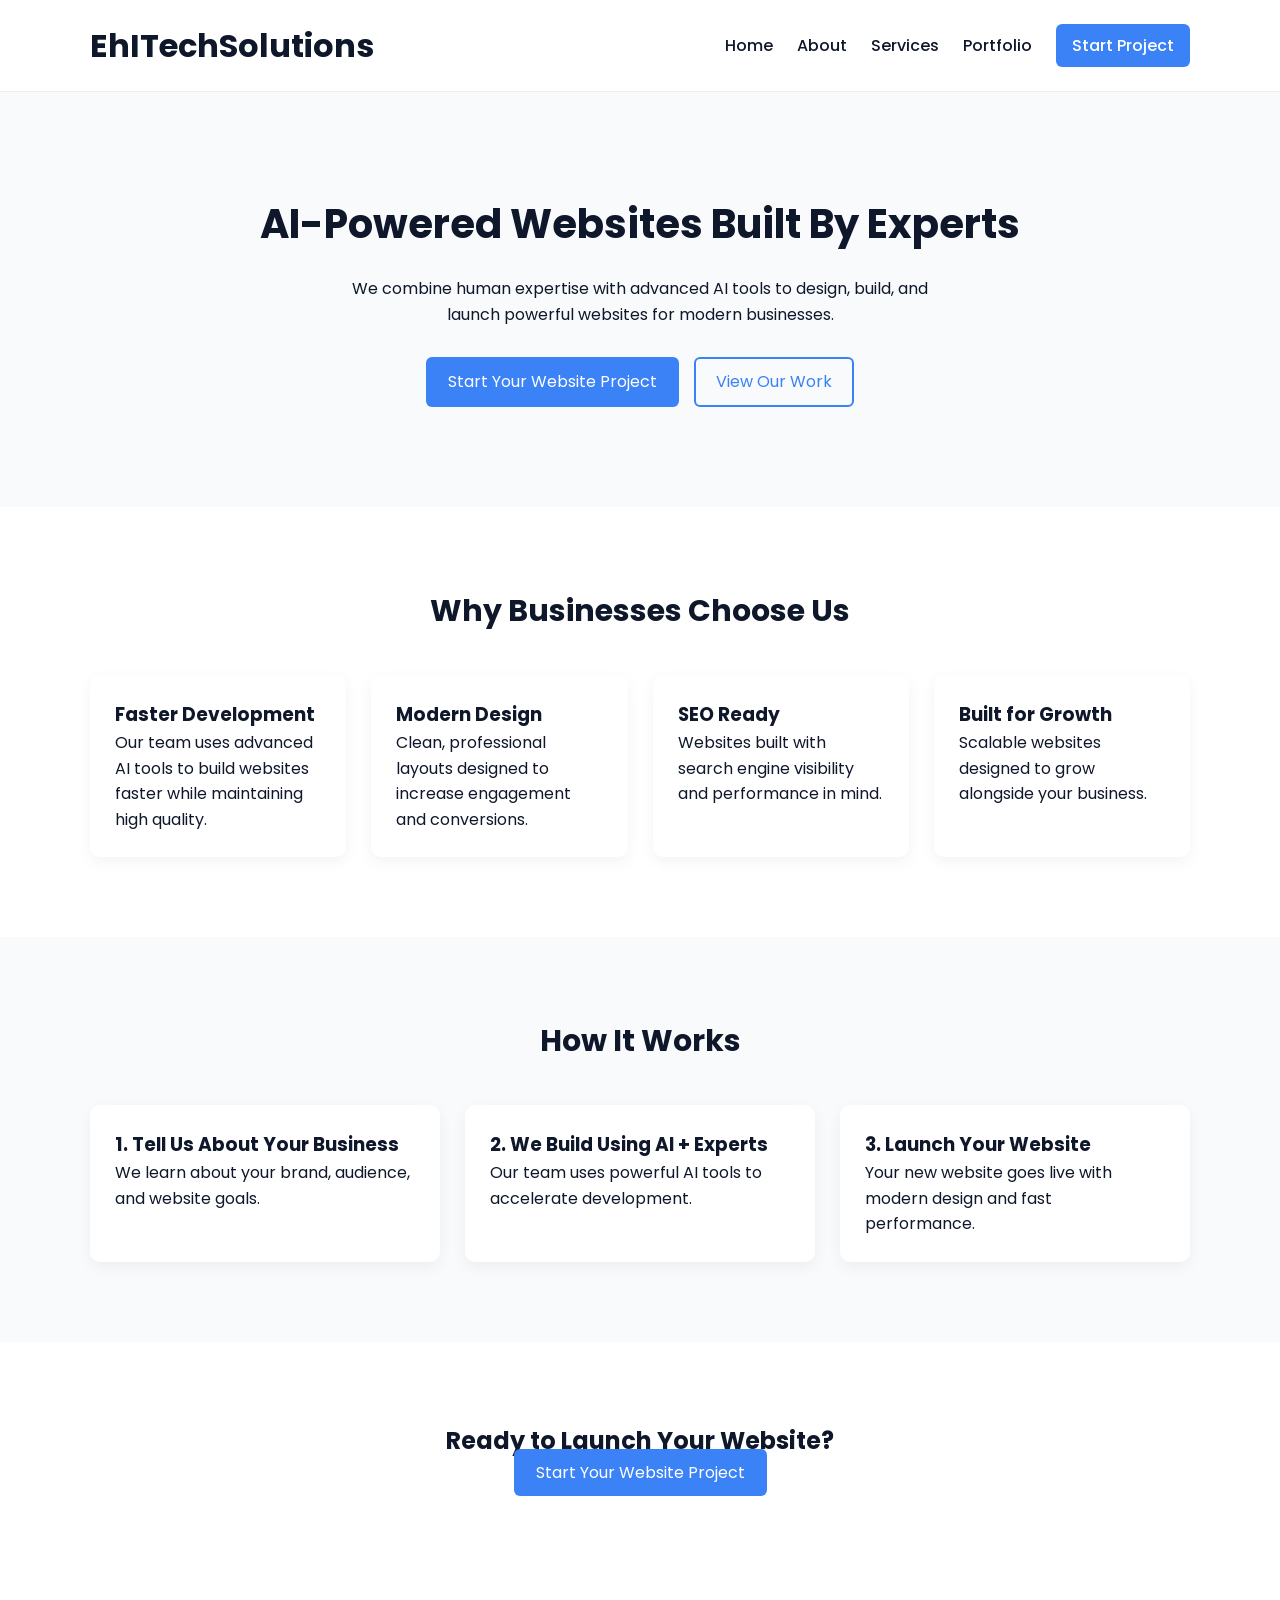
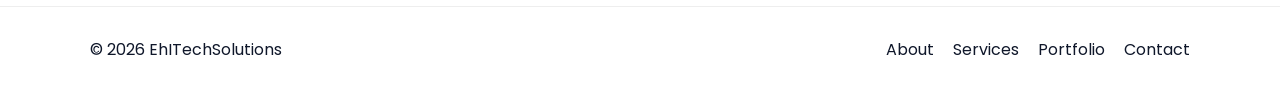
<file: index.html>
<!DOCTYPE html>
<html lang="en">
<head>
<meta charset="UTF-8">
<meta name="viewport" content="width=device-width, initial-scale=1.0">

<title>EhITechSolutions | AI Powered Website Development</title>

<!-- GOOGLE SITE VERIFICATION -->
<meta name="google-site-verification" content="rRgn2Kw4iQZXZFC40R7hwQ-cOAu5F0mPPNaeo92e38M" />

<link rel="stylesheet" href="css/styles.css">

<link href="https://fonts.googleapis.com/css2?family=Poppins:wght@400;600;700&display=swap" rel="stylesheet">
</head>

<body>

<header>
<div class="container nav">

<h1 class="logo">EhITechSolutions</h1>

<nav>
<a href="index.html">Home</a>
<a href="about.html">About</a>
<a href="services.html">Services</a>
<a href="portfolio.html">Portfolio</a>
<a href="contact.html" class="cta">Start Project</a>
</nav>

</div>
</header>


<section class="hero">

<div class="container hero-content">

<h2>AI-Powered Websites Built By Experts</h2>

<p>
We combine human expertise with advanced AI tools to design,
build, and launch powerful websites for modern businesses.
</p>

<div class="buttons">
<a href="contact.html" class="btn">Start Your Website Project</a>
<a href="portfolio.html" class="btn-outline">View Our Work</a>
</div>

</div>

</section>


<section class="features">

<div class="container">

<h2 class="section-title">Why Businesses Choose Us</h2>

<div class="grid">

<div class="card">
<h3>Faster Development</h3>
<p>Our team uses advanced AI tools to build websites faster while maintaining high quality.</p>
</div>

<div class="card">
<h3>Modern Design</h3>
<p>Clean, professional layouts designed to increase engagement and conversions.</p>
</div>

<div class="card">
<h3>SEO Ready</h3>
<p>Websites built with search engine visibility and performance in mind.</p>
</div>

<div class="card">
<h3>Built for Growth</h3>
<p>Scalable websites designed to grow alongside your business.</p>
</div>

</div>

</div>

</section>


<section class="process">

<div class="container">

<h2 class="section-title">How It Works</h2>

<div class="grid">

<div class="step">
<h3>1. Tell Us About Your Business</h3>
<p>We learn about your brand, audience, and website goals.</p>
</div>

<div class="step">
<h3>2. We Build Using AI + Experts</h3>
<p>Our team uses powerful AI tools to accelerate development.</p>
</div>

<div class="step">
<h3>3. Launch Your Website</h3>
<p>Your new website goes live with modern design and fast performance.</p>
</div>

</div>

</div>

</section>


<section class="cta-section">

<div class="container">

<h2>Ready to Launch Your Website?</h2>

<a href="contact.html" class="btn">Start Your Website Project</a>

</div>

</section>


<footer>

<div class="container footer">

<p>© 2026 EhITechSolutions</p>

<div class="footer-links">
<a href="about.html">About</a>
<a href="services.html">Services</a>
<a href="portfolio.html">Portfolio</a>
<a href="contact.html">Contact</a>
</div>

</div>

</footer>

<script src="js/script.js"></script>

</body>
</html>
</file>
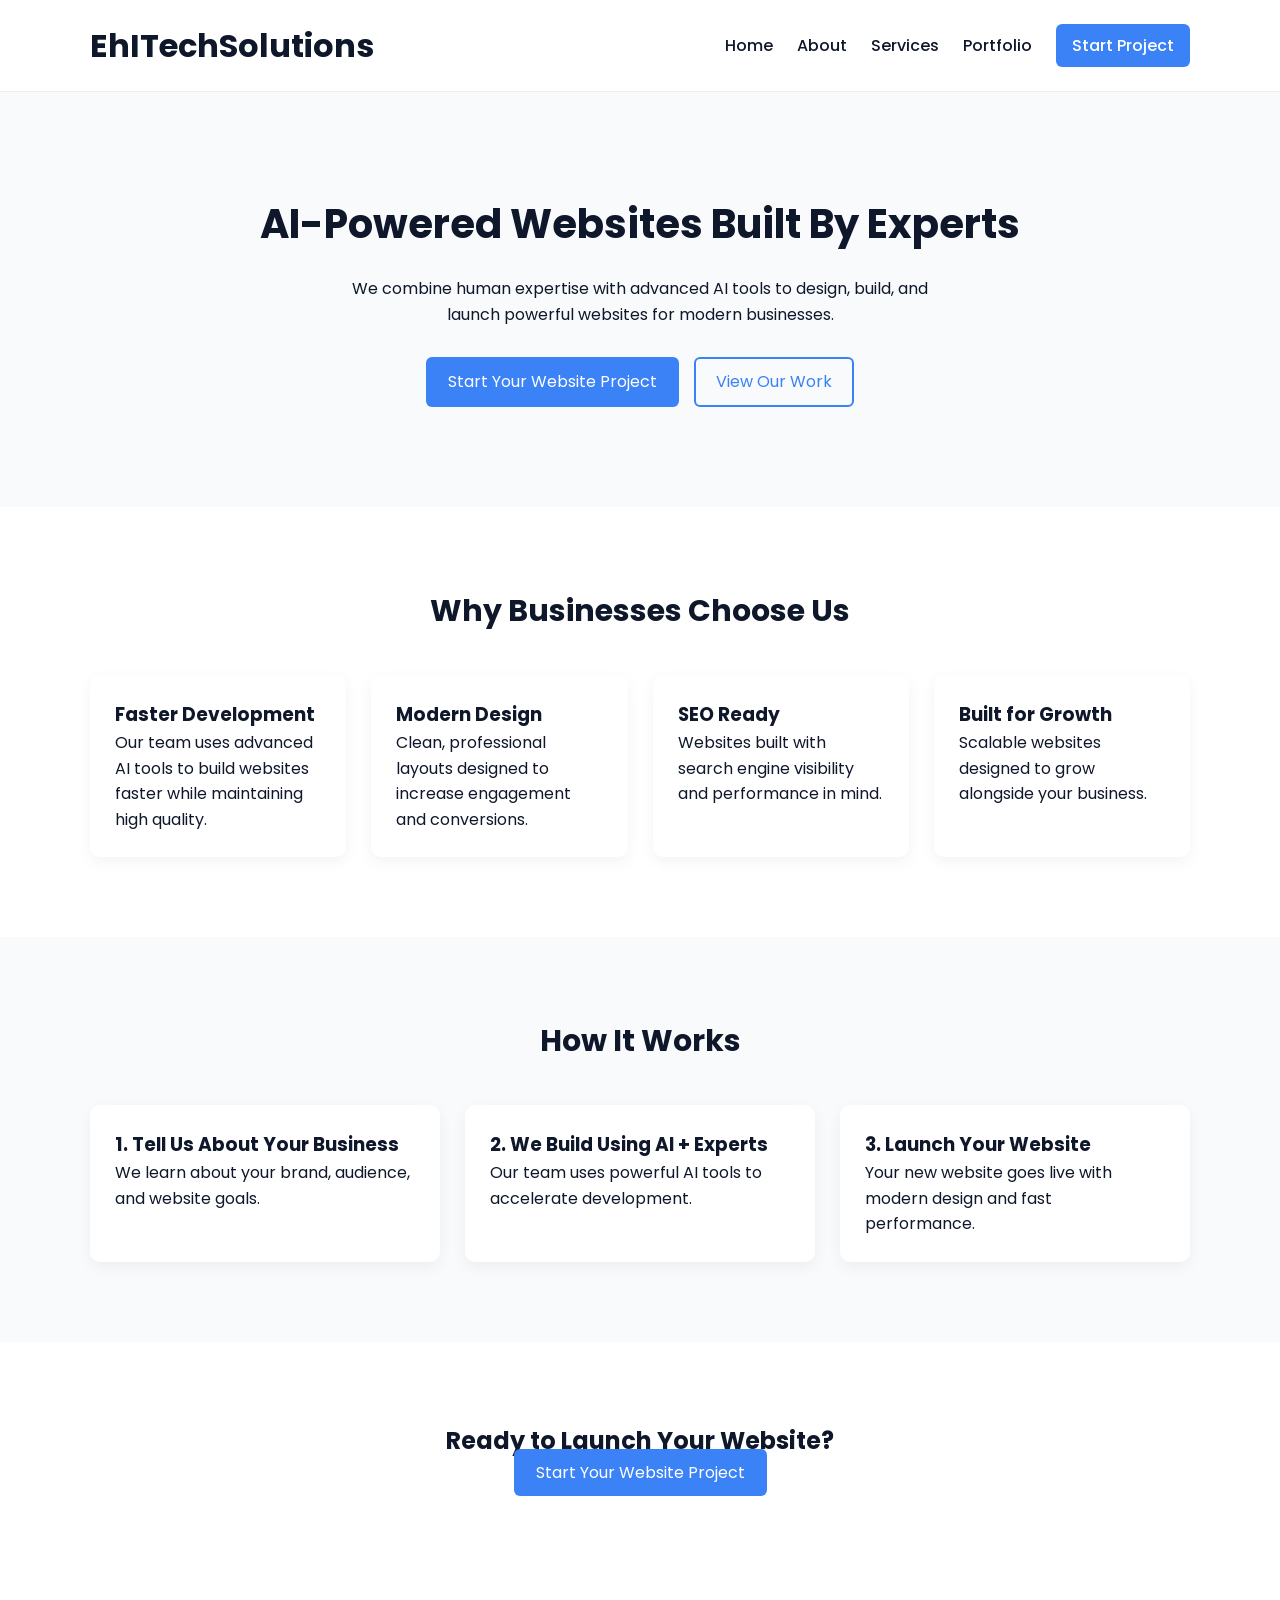
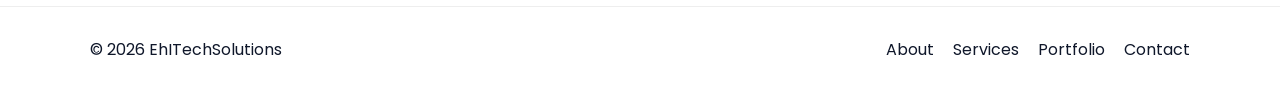
<file: about.html>
<!DOCTYPE html>
<html lang="en">
<head>
<meta charset="UTF-8">
<meta name="viewport" content="width=device-width, initial-scale=1.0">

<title>EhITechSolutions | AI Powered Website Development</title>

<link rel="stylesheet" href="css/styles.css">

<link href="https://fonts.googleapis.com/css2?family=Poppins:wght@400;600;700&display=swap" rel="stylesheet">
</head>

<body>

<header>
<div class="container nav">

<h1 class="logo">EhITechSolutions</h1>

<nav>
<a href="index.html">Home</a>
<a href="about.html">About</a>
<a href="services.html">Services</a>
<a href="portfolio.html">Portfolio</a>
<a href="contact.html" class="cta">Start Project</a>
</nav>

</div>
</header>


<section class="hero">

<div class="container hero-content">

<h2>AI-Powered Websites Built By Experts</h2>

<p>
We combine human expertise with advanced AI tools to design,
build, and launch powerful websites for modern businesses.
</p>

<div class="buttons">
<a href="contact.html" class="btn">Start Your Website Project</a>
<a href="portfolio.html" class="btn-outline">View Our Work</a>
</div>

</div>

</section>


<section class="features">

<div class="container">

<h2 class="section-title">Why Businesses Choose Us</h2>

<div class="grid">

<div class="card">
<h3>Faster Development</h3>
<p>Our team uses advanced AI tools to build websites faster while maintaining high quality.</p>
</div>

<div class="card">
<h3>Modern Design</h3>
<p>Clean, professional layouts designed to increase engagement and conversions.</p>
</div>

<div class="card">
<h3>SEO Ready</h3>
<p>Websites built with search engine visibility and performance in mind.</p>
</div>

<div class="card">
<h3>Built for Growth</h3>
<p>Scalable websites designed to grow alongside your business.</p>
</div>

</div>

</div>

</section>


<section class="process">

<div class="container">

<h2 class="section-title">How It Works</h2>

<div class="grid">

<div class="step">
<h3>1. Tell Us About Your Business</h3>
<p>We learn about your brand, audience, and website goals.</p>
</div>

<div class="step">
<h3>2. We Build Using AI + Experts</h3>
<p>Our team uses powerful AI tools to accelerate development.</p>
</div>

<div class="step">
<h3>3. Launch Your Website</h3>
<p>Your new website goes live with modern design and fast performance.</p>
</div>

</div>

</div>

</section>


<section class="cta-section">

<div class="container">

<h2>Ready to Launch Your Website?</h2>

<a href="contact.html" class="btn">Start Your Website Project</a>

</div>

</section>


<footer>

<div class="container footer">

<p>© 2026 EhITechSolutions</p>

<div class="footer-links">
<a href="about.html">About</a>
<a href="services.html">Services</a>
<a href="portfolio.html">Portfolio</a>
<a href="contact.html">Contact</a>
</div>

</div>

</footer>

<script src="js/script.js"></script>

</body>
</html>
</file>
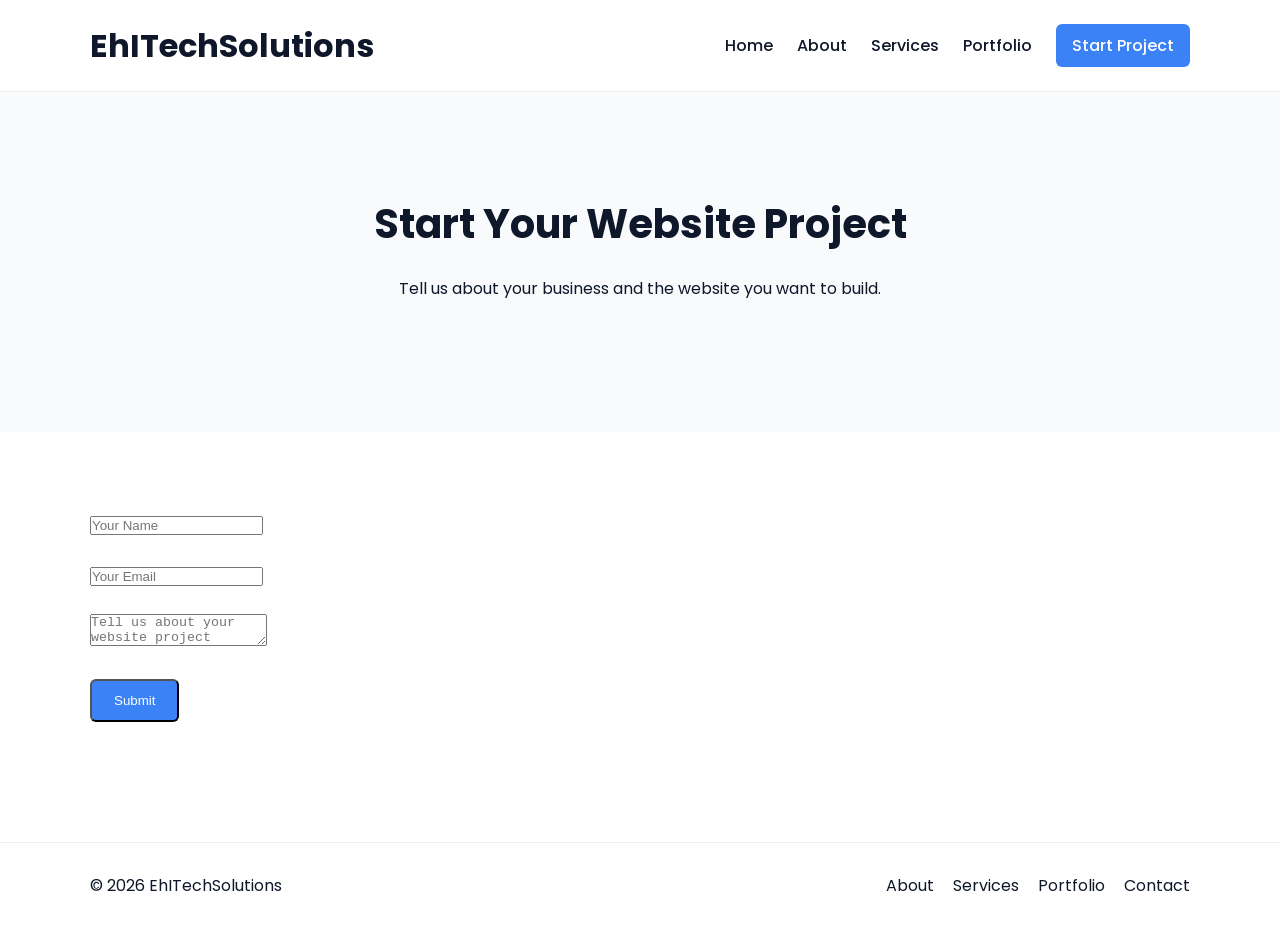
<file: contact.html>
<!DOCTYPE html>
<html lang="en">
<head>
<meta charset="UTF-8">
<meta name="viewport" content="width=device-width, initial-scale=1.0">

<title>Contact | EhITechSolutions</title>

<link rel="stylesheet" href="css/styles.css">

<link href="https://fonts.googleapis.com/css2?family=Poppins:wght@400;600;700&display=swap" rel="stylesheet">
</head>

<body>

<header>
<div class="container nav">

<h1 class="logo">EhITechSolutions</h1>

<nav>
<a href="index.html">Home</a>
<a href="about.html">About</a>
<a href="services.html">Services</a>
<a href="portfolio.html">Portfolio</a>
<a href="contact.html" class="cta">Start Project</a>
</nav>

</div>
</header>

<section class="hero">

<div class="container hero-content">

<h2>Start Your Website Project</h2>

<p>
Tell us about your business and the website you want to build.
</p>

</div>

</section>

<section class="features">

<div class="container">

<form>

<input type="text" placeholder="Your Name" required><br><br>

<input type="email" placeholder="Your Email" required><br><br>

<textarea placeholder="Tell us about your website project"></textarea><br><br>

<button class="btn">Submit</button>

</form>

</div>

</section>

<footer>

<div class="container footer">

<p>© 2026 EhITechSolutions</p>

<div class="footer-links">
<a href="about.html">About</a>
<a href="services.html">Services</a>
<a href="portfolio.html">Portfolio</a>
<a href="contact.html">Contact</a>
</div>

</div>

</footer>

</body>
</html>
</file>
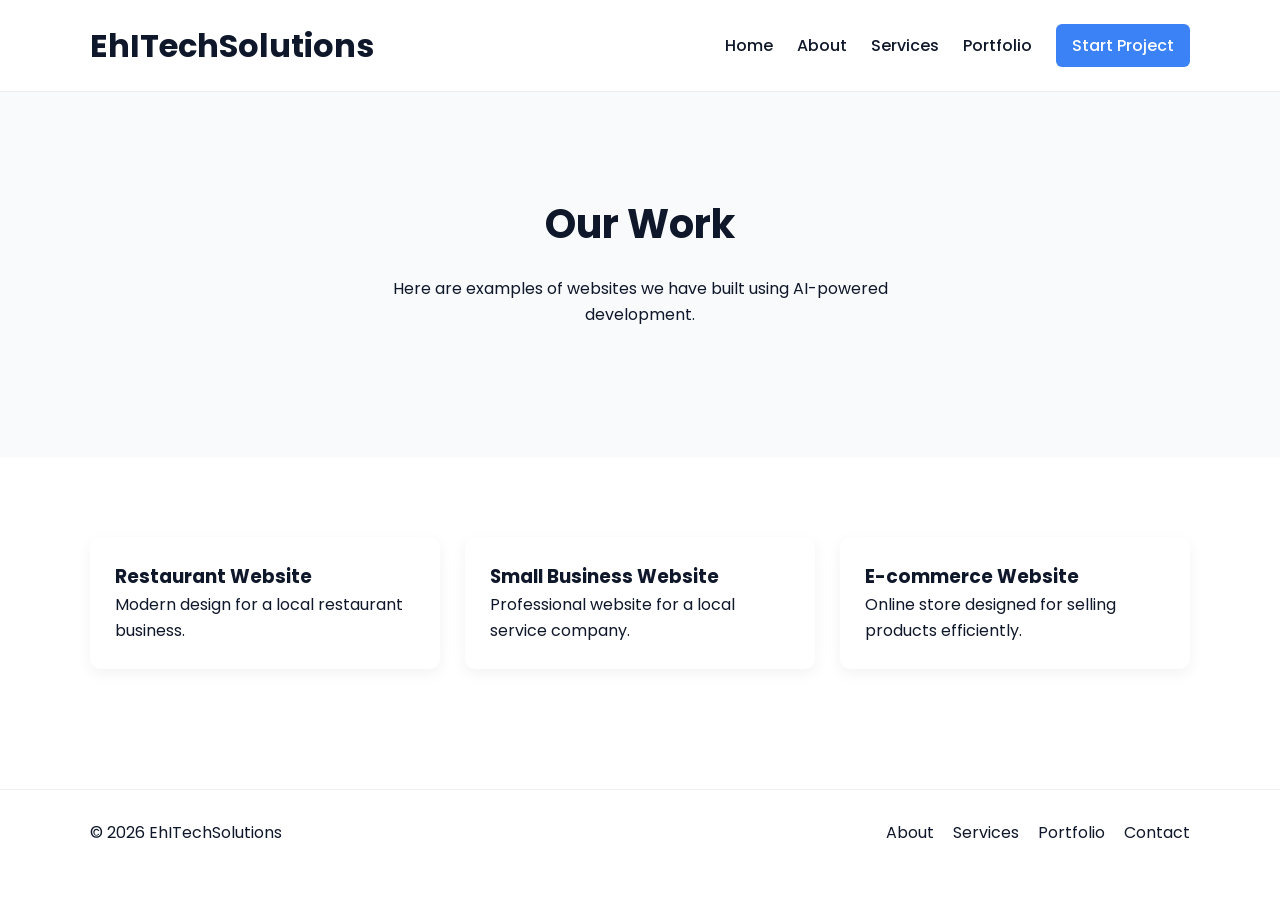
<file: portfolio.html>
<!DOCTYPE html>
<html lang="en">
<head>
<meta charset="UTF-8">
<meta name="viewport" content="width=device-width, initial-scale=1.0">

<title>Portfolio | EhITechSolutions</title>

<link rel="stylesheet" href="css/styles.css">

<link href="https://fonts.googleapis.com/css2?family=Poppins:wght@400;600;700&display=swap" rel="stylesheet">
</head>

<body>

<header>
<div class="container nav">

<h1 class="logo">EhITechSolutions</h1>

<nav>
<a href="index.html">Home</a>
<a href="about.html">About</a>
<a href="services.html">Services</a>
<a href="portfolio.html">Portfolio</a>
<a href="contact.html" class="cta">Start Project</a>
</nav>

</div>
</header>

<section class="hero">

<div class="container hero-content">

<h2>Our Work</h2>

<p>
Here are examples of websites we have built using AI-powered development.
</p>

</div>

</section>

<section class="features">

<div class="container">

<div class="grid">

<div class="card">
<h3>Restaurant Website</h3>
<p>Modern design for a local restaurant business.</p>
</div>

<div class="card">
<h3>Small Business Website</h3>
<p>Professional website for a local service company.</p>
</div>

<div class="card">
<h3>E-commerce Website</h3>
<p>Online store designed for selling products efficiently.</p>
</div>

</div>

</div>

</section>

<footer>

<div class="container footer">

<p>© 2026 EhITechSolutions</p>

<div class="footer-links">
<a href="about.html">About</a>
<a href="services.html">Services</a>
<a href="portfolio.html">Portfolio</a>
<a href="contact.html">Contact</a>
</div>

</div>

</footer>

</body>
</html>
</file>
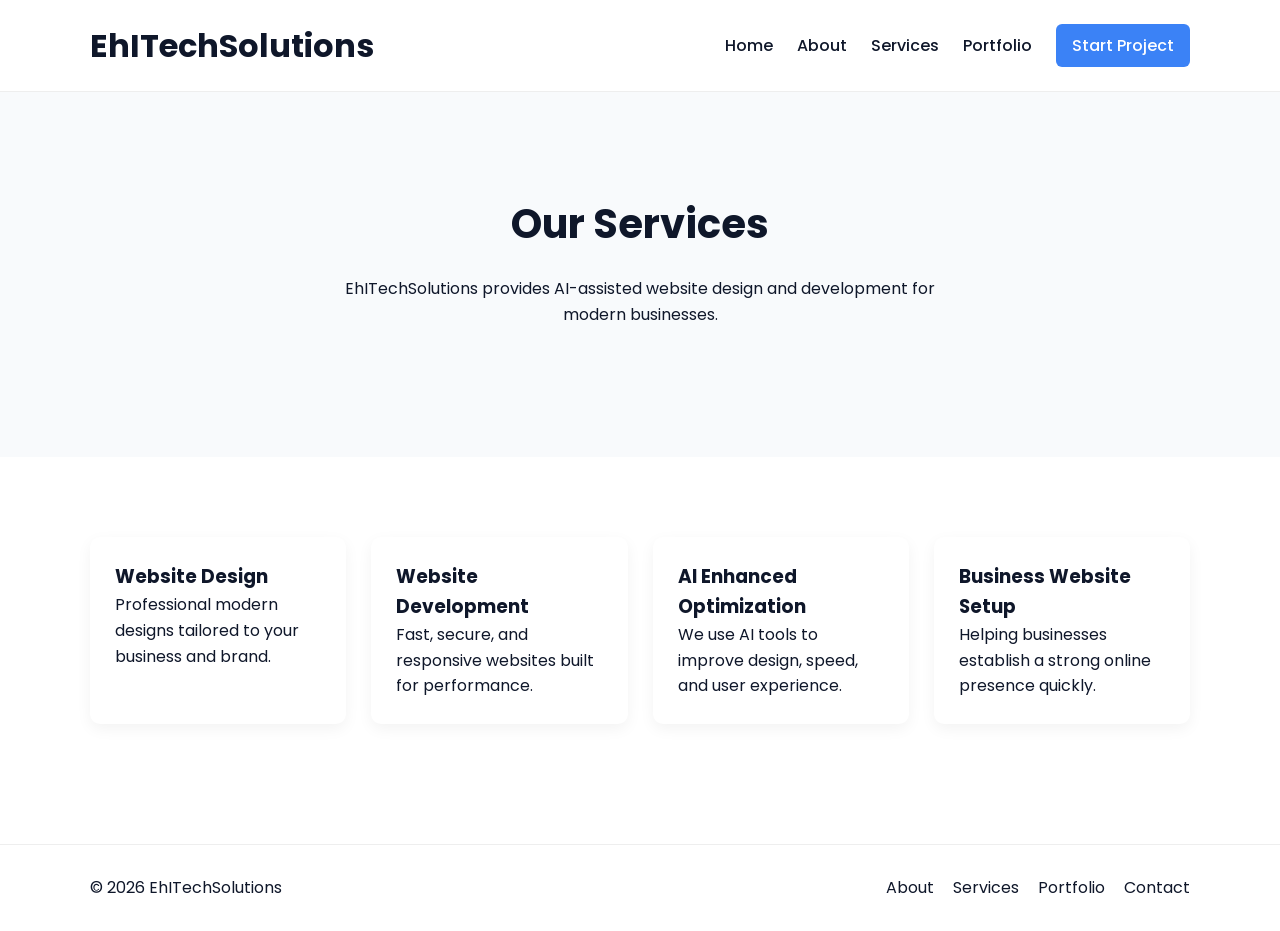
<file: services.html>
<!DOCTYPE html>
<html lang="en">
<head>
<meta charset="UTF-8">
<meta name="viewport" content="width=device-width, initial-scale=1.0">

<title>Services | EhITechSolutions</title>

<link rel="stylesheet" href="css/styles.css">

<link href="https://fonts.googleapis.com/css2?family=Poppins:wght@400;600;700&display=swap" rel="stylesheet">
</head>

<body>

<header>
<div class="container nav">

<h1 class="logo">EhITechSolutions</h1>

<nav>
<a href="index.html">Home</a>
<a href="about.html">About</a>
<a href="services.html">Services</a>
<a href="portfolio.html">Portfolio</a>
<a href="contact.html" class="cta">Start Project</a>
</nav>

</div>
</header>

<section class="hero">

<div class="container hero-content">

<h2>Our Services</h2>

<p>
EhITechSolutions provides AI-assisted website design and development
for modern businesses.
</p>

</div>

</section>

<section class="features">

<div class="container">

<div class="grid">

<div class="card">
<h3>Website Design</h3>
<p>Professional modern designs tailored to your business and brand.</p>
</div>

<div class="card">
<h3>Website Development</h3>
<p>Fast, secure, and responsive websites built for performance.</p>
</div>

<div class="card">
<h3>AI Enhanced Optimization</h3>
<p>We use AI tools to improve design, speed, and user experience.</p>
</div>

<div class="card">
<h3>Business Website Setup</h3>
<p>Helping businesses establish a strong online presence quickly.</p>
</div>

</div>

</div>

</section>

<footer>

<div class="container footer">

<p>© 2026 EhITechSolutions</p>

<div class="footer-links">
<a href="about.html">About</a>
<a href="services.html">Services</a>
<a href="portfolio.html">Portfolio</a>
<a href="contact.html">Contact</a>
</div>

</div>

</footer>

</body>
</html>
</file>
<file: css/styles.css>
*{
margin:0;
padding:0;
box-sizing:border-box;
}

body{
font-family:'Poppins',sans-serif;
line-height:1.6;
color:#0f172a;
background:#ffffff;
}

.container{
width:90%;
max-width:1100px;
margin:auto;
}

header{
background:white;
border-bottom:1px solid #eee;
}

.nav{
display:flex;
justify-content:space-between;
align-items:center;
padding:20px 0;
}

.logo{
font-weight:700;
color:#0f172a;
}

nav a{
margin-left:20px;
text-decoration:none;
color:#0f172a;
font-weight:500;
}

nav .cta{
background:#3b82f6;
color:white;
padding:10px 16px;
border-radius:6px;
}

.hero{
background:#f8fafc;
padding:100px 0;
text-align:center;
}

.hero h2{
font-size:40px;
margin-bottom:20px;
}

.hero p{
max-width:600px;
margin:auto;
margin-bottom:30px;
}

.buttons{
display:flex;
justify-content:center;
gap:15px;
}

.btn{
background:#3b82f6;
color:white;
padding:12px 22px;
border-radius:6px;
text-decoration:none;
}

.btn-outline{
border:2px solid #3b82f6;
padding:10px 20px;
border-radius:6px;
text-decoration:none;
color:#3b82f6;
}

.section-title{
text-align:center;
margin-bottom:40px;
font-size:30px;
}

.grid{
display:grid;
grid-template-columns:repeat(auto-fit,minmax(220px,1fr));
gap:25px;
}

.card{
background:white;
padding:25px;
border-radius:10px;
box-shadow:0 5px 15px rgba(0,0,0,0.05);
}

.features{
padding:80px 0;
}

.process{
background:#f8fafc;
padding:80px 0;
}

.step{
background:white;
padding:25px;
border-radius:10px;
box-shadow:0 5px 15px rgba(0,0,0,0.05);
}

.cta-section{
padding:80px 0;
text-align:center;
}

footer{
border-top:1px solid #eee;
padding:30px 0;
margin-top:40px;
}

.footer{
display:flex;
justify-content:space-between;
align-items:center;
}

.footer-links a{
margin-left:15px;
text-decoration:none;
color:#0f172a;
}
</file>
